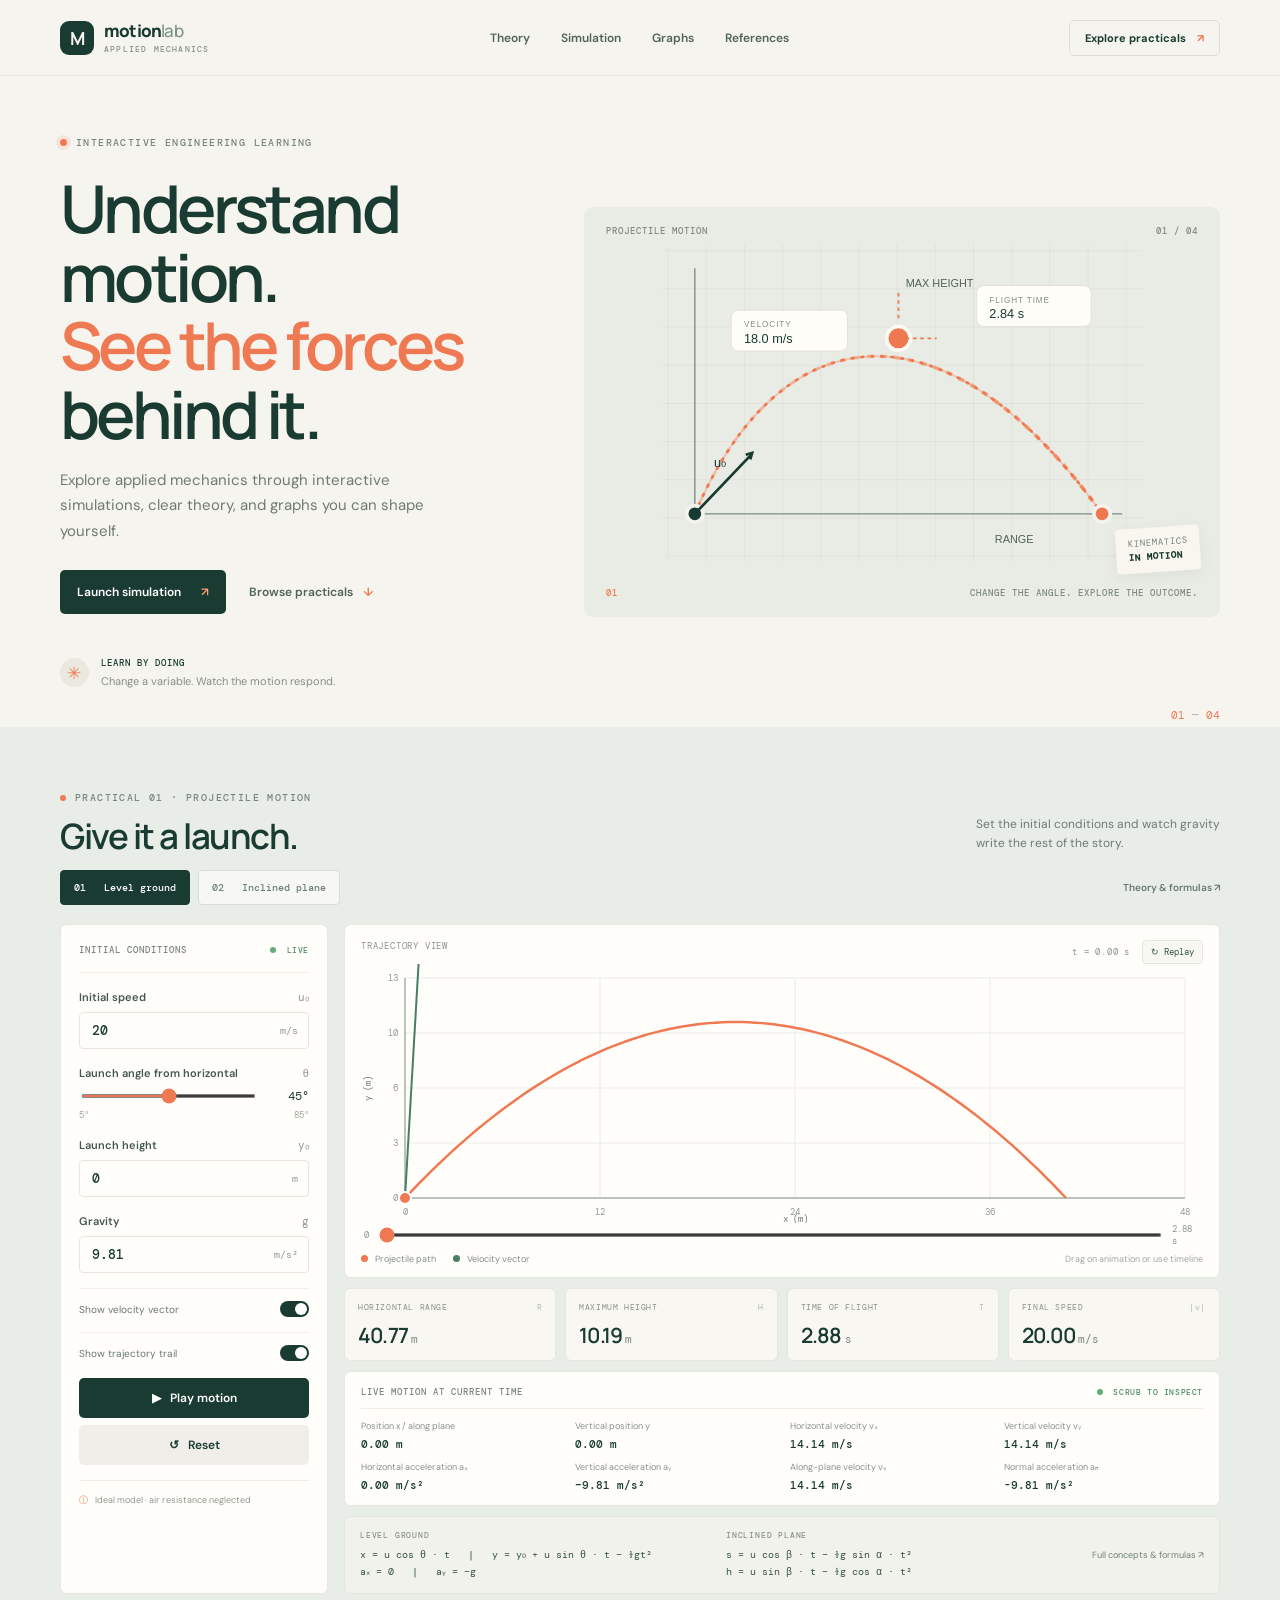
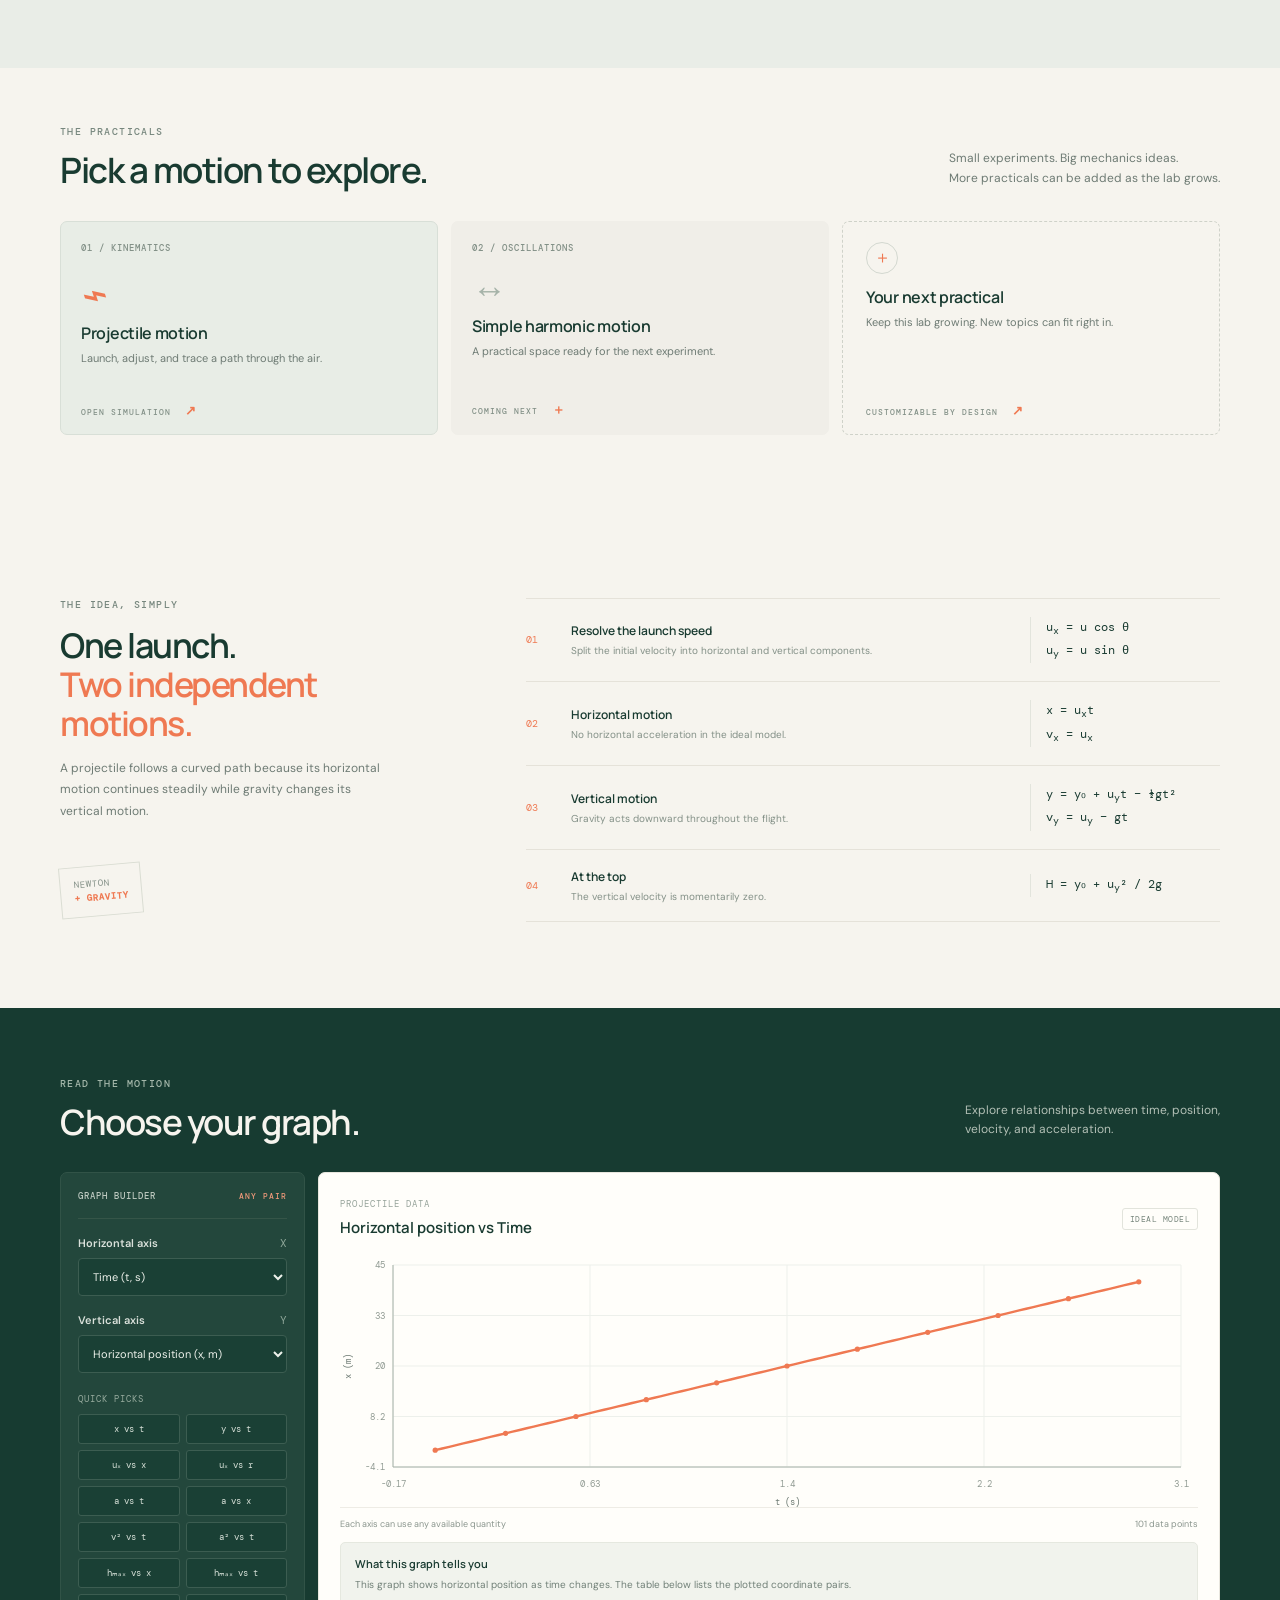
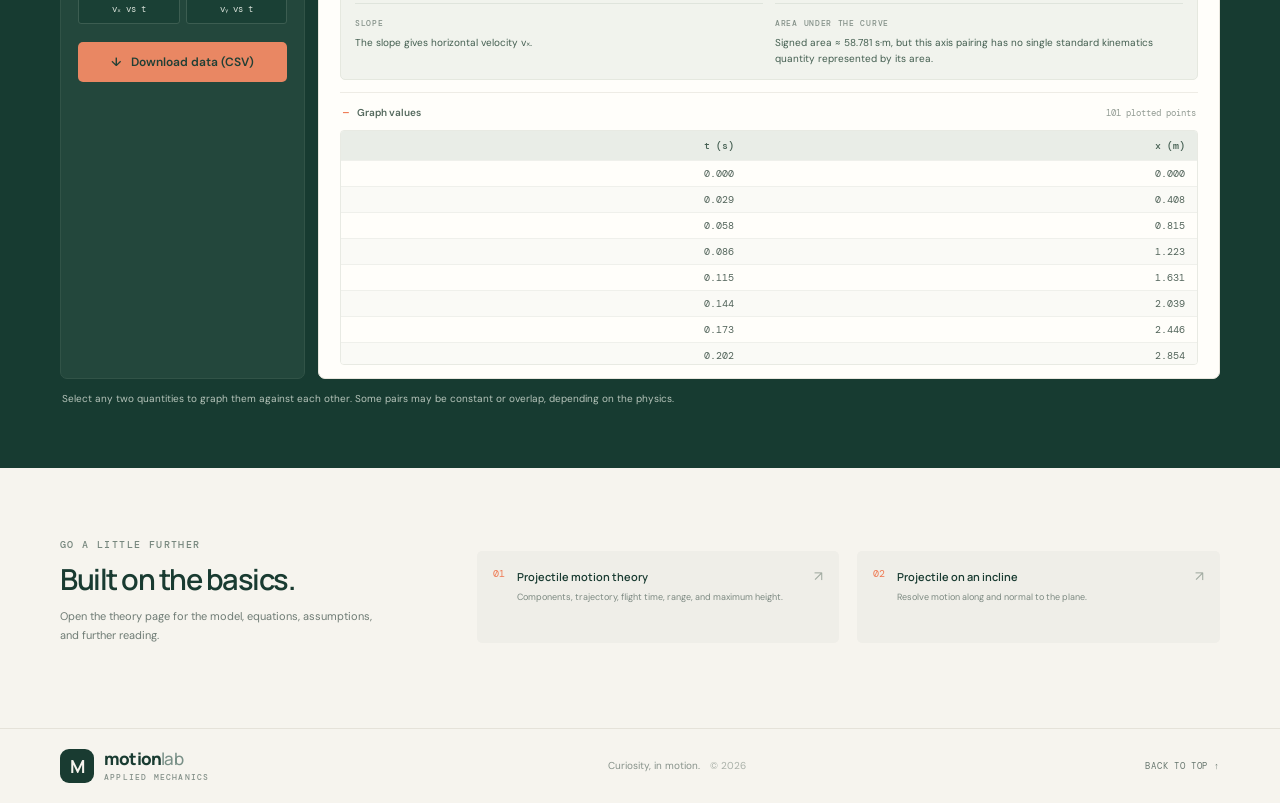
<file: index.html>
<!doctype html>
<html lang="en">
<head>
  <meta charset="utf-8">
  <meta name="viewport" content="width=device-width, initial-scale=1">
  <meta name="theme-color" content="#f5f3ed">
  <title>Motion Lab — Applied Mechanics</title>
  <link rel="stylesheet" href="styles.css">
</head>
<body>
  <header class="topbar">
    <a class="brand" href="#home" aria-label="Motion Lab home"><span class="brand-mark">M</span><span>motion<span class="brand-light">lab</span><small>APPLIED MECHANICS</small></span></a>
    <nav aria-label="Main navigation">
      <a href="#theory">Theory</a><a href="#simulation">Simulation</a><a href="#graphs">Graphs</a><a href="#references">References</a>
    </nav>
    <a class="top-cta" href="#practicals">Explore practicals <span>↗</span></a>
    <button class="menu-toggle" aria-label="Toggle menu">☰</button>
  </header>

  <main id="home">
    <section class="hero wrap">
      <div class="hero-copy">
        <div class="eyebrow"><span class="pulse"></span> INTERACTIVE ENGINEERING LEARNING</div>
        <h1>Understand motion.<br><em>See the forces</em><br>behind it.</h1>
        <p class="hero-lead">Explore applied mechanics through interactive simulations, clear theory, and graphs you can shape yourself.</p>
        <div class="hero-actions"><a class="button primary" href="#simulation">Launch simulation <span>↗</span></a><a class="text-link" href="#practicals">Browse practicals <span>↓</span></a></div>
        <div class="hero-note"><span class="note-icon">✳</span><span>LEARN BY DOING<small>Change a variable. Watch the motion respond.</small></span></div>
      </div>
      <div class="hero-art" aria-label="Illustration of a projectile path">
        <div class="art-label label-top">PROJECTILE MOTION <span>01 / 04</span></div>
        <svg class="hero-svg" viewBox="0 0 600 440" role="img" aria-label="A ball follows a curved trajectory through a coordinate grid">
          <defs><pattern id="grid" width="42" height="42" patternUnits="userSpaceOnUse"><path d="M 42 0 L 0 0 0 42" fill="none" stroke="#34433e" stroke-width="1" opacity=".12"/></pattern><linearGradient id="trail" x1="0" x2="1"><stop stop-color="#f37a4a" stop-opacity=".12"/><stop offset="1" stop-color="#f37a4a" stop-opacity=".85"/></linearGradient></defs>
          <rect x="36" y="35" width="530" height="350" rx="18" fill="url(#grid)"/>
          <path d="M72 332 C166 111 347 91 520 332" fill="none" stroke="url(#trail)" stroke-width="4" stroke-dasharray="7 8"/>
          <path d="M72 332 C166 111 347 91 520 332" fill="none" stroke="#ef7850" stroke-width="2" opacity=".35"/>
          <path d="M72 332H542M72 332V62" stroke="#50645c" stroke-width="1.5" opacity=".7"/>
          <path d="M72 332 C166 111 347 91 520 332" fill="none" stroke="#ef7850" stroke-width="3" stroke-dasharray="2 9" stroke-linecap="round"/>
          <circle cx="72" cy="332" r="9" fill="#173b31" stroke="#f5f3ed" stroke-width="4"/><circle cx="520" cy="332" r="9" fill="#ef7850" stroke="#f5f3ed" stroke-width="4"/>
          <circle cx="296" cy="139" r="13" fill="#ef7850" stroke="#fffaf1" stroke-width="4"/><path d="M296 117V87M296 139L338 139" stroke="#ef7850" stroke-width="2" stroke-dasharray="4 4"/>
          <path d="M72 332L133 268" stroke="#173b31" stroke-width="3"/><path d="M128 267l7-2-2 7" fill="none" stroke="#173b31" stroke-width="3"/>
          <text x="93" y="281" fill="#173b31" font-size="14" font-family="sans-serif">u₀</text><text x="304" y="82" fill="#52625b" font-size="12" font-family="sans-serif">MAX HEIGHT</text><text x="402" y="364" fill="#52625b" font-size="12" font-family="sans-serif">RANGE</text>
          <g transform="translate(382 81)"><rect width="126" height="45" rx="8" fill="#fffdf8" stroke="#e4e1d8"/><text x="14" y="19" fill="#839089" font-size="9" font-family="sans-serif" letter-spacing="1">FLIGHT TIME</text><text x="14" y="36" fill="#173b31" font-size="14" font-family="sans-serif">2.84 s</text></g>
          <g transform="translate(112 108)"><rect width="128" height="45" rx="8" fill="#fffdf8" stroke="#e4e1d8"/><text x="14" y="19" fill="#839089" font-size="9" font-family="sans-serif" letter-spacing="1">VELOCITY</text><text x="14" y="36" fill="#173b31" font-size="14" font-family="sans-serif">18.0 m/s</text></g>
        </svg>
        <div class="art-label label-bottom"><span>01</span> CHANGE THE ANGLE. EXPLORE THE OUTCOME.</div>
        <div class="hero-stamp">KINEMATICS<br><b>IN MOTION</b></div>
      </div>
      <div class="hero-index">01 <span>—</span> 04</div>
    </section>

    <section id="practicals" class="practicals wrap section-pad">
      <div class="section-heading"><div><div class="eyebrow">THE PRACTICALS</div><h2>Pick a motion to explore.</h2></div><p>Small experiments. Big mechanics ideas.<br>More practicals can be added as the lab grows.</p></div>
      <div class="practical-grid">
        <a class="practical-card active" href="#simulation"><span class="card-number">01 / KINEMATICS</span><span class="card-icon projectile-icon">⌁</span><h3>Projectile motion</h3><p>Launch, adjust, and trace a path through the air.</p><span class="card-foot">OPEN SIMULATION <b>↗</b></span></a>
        <a class="practical-card pending" href="#practicals"><span class="card-number">02 / OSCILLATIONS</span><span class="card-icon">↔</span><h3>Simple harmonic motion</h3><p>A practical space ready for the next experiment.</p><span class="card-foot">COMING NEXT <b>＋</b></span></a>
        <button class="practical-card add-card" id="addPractical"><span class="add-circle">＋</span><h3>Your next practical</h3><p>Keep this lab growing. New topics can fit right in.</p><span class="card-foot">CUSTOMIZABLE BY DESIGN <b>↗</b></span></button>
      </div>
    </section>

    <section id="simulation" class="sim-section">
      <div class="wrap section-pad">
        <div class="section-heading sim-heading"><div><div class="eyebrow"><span class="eyebrow-dot"></span> PRACTICAL 01 · PROJECTILE MOTION</div><h2>Give it a launch.</h2></div><p>Set the initial conditions and watch gravity<br>write the rest of the story.</p></div>
        <div class="mode-switch" role="tablist" aria-label="Choose projectile simulation"><button class="mode-tab selected" data-mode="flat" role="tab" aria-selected="true">01 &nbsp; Level ground</button><button class="mode-tab" data-mode="incline" role="tab" aria-selected="false">02 &nbsp; Inclined plane</button><a class="mode-theory" href="theory.html#projectile">Theory &amp; formulas ↗</a></div>
        <div class="sim-layout">
          <aside class="control-panel panel">
            <div class="panel-title"><span>INITIAL CONDITIONS</span><span class="live-tag"><i></i> LIVE</span></div>
            <label class="field-label" for="speedInput">Initial speed <span>u₀</span></label>
            <div class="number-field"><input id="speedInput" type="number" min="0.1" max="150" step="0.5" value="20"><span>m/s</span></div>
            <div id="groundFields"><label class="field-label" for="angleInput">Launch angle from horizontal <span>θ</span></label>
            <div class="range-wrap"><input id="angleInput" type="range" min="5" max="85" value="45"><output id="angleOutput">45°</output></div>
            <div class="range-ends"><span>5°</span><span>85°</span></div>
            <label class="field-label" for="heightInput">Launch height <span>y₀</span></label>
            <div class="number-field"><input id="heightInput" type="number" min="0" max="100" step="0.5" value="0"><span>m</span></div></div>
            <div id="inclineFields" hidden><label class="field-label" for="slopeInput">Incline angle <span>α</span></label><div class="range-wrap"><input id="slopeInput" type="range" min="0" max="55" value="20"><output id="slopeOutput">20°</output></div><div class="range-ends"><span>0°</span><span>55°</span></div><label class="field-label" for="angleInclineInput">Projection angle above incline <span>β</span></label><div class="range-wrap"><input id="angleInclineInput" type="range" min="5" max="85" value="45"><output id="angleInclineOutput">45°</output></div><div class="range-ends"><span>5°</span><span>85°</span></div></div>
            <label class="field-label" for="gravityInput">Gravity <span>g</span></label>
            <div class="number-field"><input id="gravityInput" type="number" min="0.1" max="30" step="0.1" value="9.81"><span>m/s²</span></div>
            <div class="toggle-row"><span>Show velocity vector</span><label class="switch"><input id="vectorToggle" type="checkbox" checked><span></span></label></div>
            <div class="toggle-row"><span>Show trajectory trail</span><label class="switch"><input id="trailToggle" type="checkbox" checked><span></span></label></div>
            <div class="panel-buttons"><button class="button primary full" id="playButton">▶ &nbsp; Play motion</button><button class="button secondary full" id="resetButton">↺ &nbsp; Reset</button></div>
            <div class="model-note"><span>ⓘ</span> Ideal model · air resistance neglected</div>
          </aside>

          <div class="visual-column">
            <div class="simulation-canvas panel"><div class="canvas-top"><span>TRAJECTORY VIEW</span><div class="canvas-actions"><span id="timeReadout">t = 0.00 s</span><button id="replayCanvas" class="canvas-replay" type="button" title="Replay motion from the beginning">↻ Replay</button></div></div><canvas id="trajectoryCanvas" aria-label="Animated projectile motion diagram"></canvas><div class="time-scrubber"><span>0</span><input id="timeSlider" type="range" min="0" max="1000" value="0" aria-label="Scrub through projectile motion"><span id="scrubEnd">0.00 s</span></div><div class="canvas-legend"><span><i class="legend-dot orange"></i> Projectile path</span><span><i class="legend-dot green"></i> Velocity vector</span><span class="drag-hint">Drag on animation or use timeline</span></div></div>
            <div class="metrics-grid">
              <div class="metric"><span>HORIZONTAL RANGE <b>R</b></span><strong id="rangeValue">40.77 <small>m</small></strong></div>
              <div class="metric"><span>MAXIMUM HEIGHT <b>H</b></span><strong id="heightValue">10.19 <small>m</small></strong></div>
              <div class="metric"><span>TIME OF FLIGHT <b>T</b></span><strong id="flightValue">2.88 <small>s</small></strong></div>
              <div class="metric"><span>FINAL SPEED <b>|v|</b></span><strong id="finalSpeedValue">20.00 <small>m/s</small></strong></div>
              <div class="metric incline-metric" id="impactAngleMetric" hidden><span>LANDING ANGLE TO INCLINE <b>φ</b></span><strong id="impactAngleValue">— <small>°</small></strong></div>
            </div>
            <div class="motion-readout panel"><div class="panel-title"><span>LIVE MOTION AT CURRENT TIME</span><span class="live-tag"><i></i> SCRUB TO INSPECT</span></div><div class="readout-grid"><span>Position x / along plane <b id="readX">0.00 m</b></span><span>Height above incline <b id="readH">0.00 m</b></span><span>Horizontal velocity vₓ <b id="readVx">14.14 m/s</b></span><span>Vertical velocity vᵧ <b id="readVy">14.14 m/s</b></span><span>Horizontal acceleration aₓ <b id="readAx">0.00 m/s²</b></span><span>Vertical acceleration aᵧ <b id="readAy">−9.81 m/s²</b></span><span>Along-plane velocity vₛ <b id="readVs">14.14 m/s</b></span><span>Normal acceleration aₙ <b id="readAn">−9.22 m/s²</b></span></div></div>
            <div class="inline-formulas"><div><b>LEVEL GROUND</b><span>x = u cos θ · t &nbsp; | &nbsp; y = y₀ + u sin θ · t − ½gt²<br>aₓ = 0 &nbsp; | &nbsp; aᵧ = −g</span></div><div><b>INCLINED PLANE</b><span>s = u cos β · t − ½g sin α · t²<br>h = u sin β · t − ½g cos α · t²</span></div><a href="theory.html#projectile">Full concepts &amp; formulas ↗</a></div>
          </div>
        </div>
      </div>
    </section>

    <section id="theory" class="theory-section wrap section-pad">
      <div class="theory-intro"><div class="eyebrow">THE IDEA, SIMPLY</div><h2>One launch.<br><em>Two independent motions.</em></h2><p>A projectile follows a curved path because its horizontal motion continues steadily while gravity changes its vertical motion.</p><div class="theory-stamp">NEWTON<br><b>+ GRAVITY</b></div></div>
      <div class="equation-list">
        <div class="equation-row"><span class="eq-index">01</span><div><h3>Resolve the launch speed</h3><p>Split the initial velocity into horizontal and vertical components.</p></div><div class="equation">u<sub>x</sub> = u cos θ<br>u<sub>y</sub> = u sin θ</div></div>
        <div class="equation-row"><span class="eq-index">02</span><div><h3>Horizontal motion</h3><p>No horizontal acceleration in the ideal model.</p></div><div class="equation">x = u<sub>x</sub>t<br>v<sub>x</sub> = u<sub>x</sub></div></div>
        <div class="equation-row"><span class="eq-index">03</span><div><h3>Vertical motion</h3><p>Gravity acts downward throughout the flight.</p></div><div class="equation">y = y₀ + u<sub>y</sub>t − ½gt²<br>v<sub>y</sub> = u<sub>y</sub> − gt</div></div>
        <div class="equation-row"><span class="eq-index">04</span><div><h3>At the top</h3><p>The vertical velocity is momentarily zero.</p></div><div class="equation">H = y₀ + u<sub>y</sub>² / 2g</div></div>
      </div>
    </section>

    <section id="graphs" class="graphs-section">
      <div class="wrap section-pad">
        <div class="section-heading"><div><div class="eyebrow">READ THE MOTION</div><h2>Choose your graph.</h2></div><p>Explore relationships between time, position,<br>velocity, and acceleration.</p></div>
        <div class="graph-layout">
        <div class="graph-controls panel"><div class="panel-title"><span>GRAPH BUILDER</span><span class="graph-count">ANY PAIR</span></div><label class="field-label" for="xAxisSelect">Horizontal axis <span>X</span></label><select id="xAxisSelect"></select><label class="field-label" for="yAxisSelect">Vertical axis <span>Y</span></label><select id="yAxisSelect"></select><div class="preset-label">QUICK PICKS</div><div class="preset-buttons"><button data-preset="t,x">x vs t</button><button data-preset="t,y">y vs t</button><button data-preset="ux,x">uₓ vs x</button><button data-preset="path,ux">uₓ vs r</button><button data-preset="t,acc">a vs t</button><button data-preset="x,acc">a vs x</button><button data-preset="t,v2">v² vs t</button><button data-preset="t,a2">a² vs t</button><button data-preset="x,hmax">hₘₐₓ vs x</button><button data-preset="t,hmax">hₘₐₓ vs t</button><button data-preset="t,vx">vₓ vs t</button><button data-preset="t,vy">vᵧ vs t</button></div><button class="button primary full" id="downloadCsv">↓ &nbsp; Download data (CSV)</button></div>
          <div class="chart-panel panel"><div class="chart-head"><div><span class="chart-kicker">PROJECTILE DATA</span><h3 id="chartTitle">Horizontal position vs time</h3></div><span class="chart-badge">IDEAL MODEL</span></div><div class="chart-area"><canvas id="graphCanvas" aria-label="Selected projectile motion graph"></canvas></div><div class="chart-foot"><span>Each axis can use any available quantity</span><span id="pointCount">101 data points</span></div><section class="graph-insight" aria-live="polite"><div class="insight-title">What this graph tells you</div><p id="graphMeaningSummary">This graph shows how horizontal position changes with time.</p><div class="insight-grid"><div><b>SLOPE</b><p id="graphSlopeMeaning">The slope gives horizontal velocity.</p></div><div><b>AREA UNDER THE CURVE</b><p id="graphAreaMeaning">No standard kinematics quantity is represented by this area.</p></div></div></section><details class="graph-data" open><summary>Graph values <span>101 plotted points</span></summary><div class="graph-table-scroll"><table><thead><tr><th id="graphXHeading">X value</th><th id="graphYHeading">Y value</th></tr></thead><tbody id="graphDataRows"></tbody></table></div></details></div>
        </div>
        <p class="graph-note">Select any two quantities to graph them against each other. Some pairs may be constant or overlap, depending on the physics.</p>
      </div>
    </section>

    <section id="references" class="references wrap section-pad"><div><div class="eyebrow">GO A LITTLE FURTHER</div><h2>Built on the basics.</h2><p>Open the theory page for the model, equations, assumptions, and further reading.</p></div><a class="reference-card" href="theory.html#projectile"><span class="ref-number">01</span><div><b>Projectile motion theory</b><p>Components, trajectory, flight time, range, and maximum height.</p></div><span class="ref-mark">↗</span></a><a class="reference-card" href="theory.html#incline"><span class="ref-number">02</span><div><b>Projectile on an incline</b><p>Resolve motion along and normal to the plane.</p></div><span class="ref-mark">↗</span></a></section>
  </main>
  <footer class="footer"><div class="wrap footer-inner"><a class="brand" href="#home"><span class="brand-mark">M</span><span>motion<span class="brand-light">lab</span><small>APPLIED MECHANICS</small></span></a><span>Curiosity, in motion. <b>© 2026</b></span><a href="#home">BACK TO TOP ↑</a></div></footer>
  <div class="toast" id="toast" role="status"></div>
  <script src="app.js"></script>
</body>
</html>
</file>
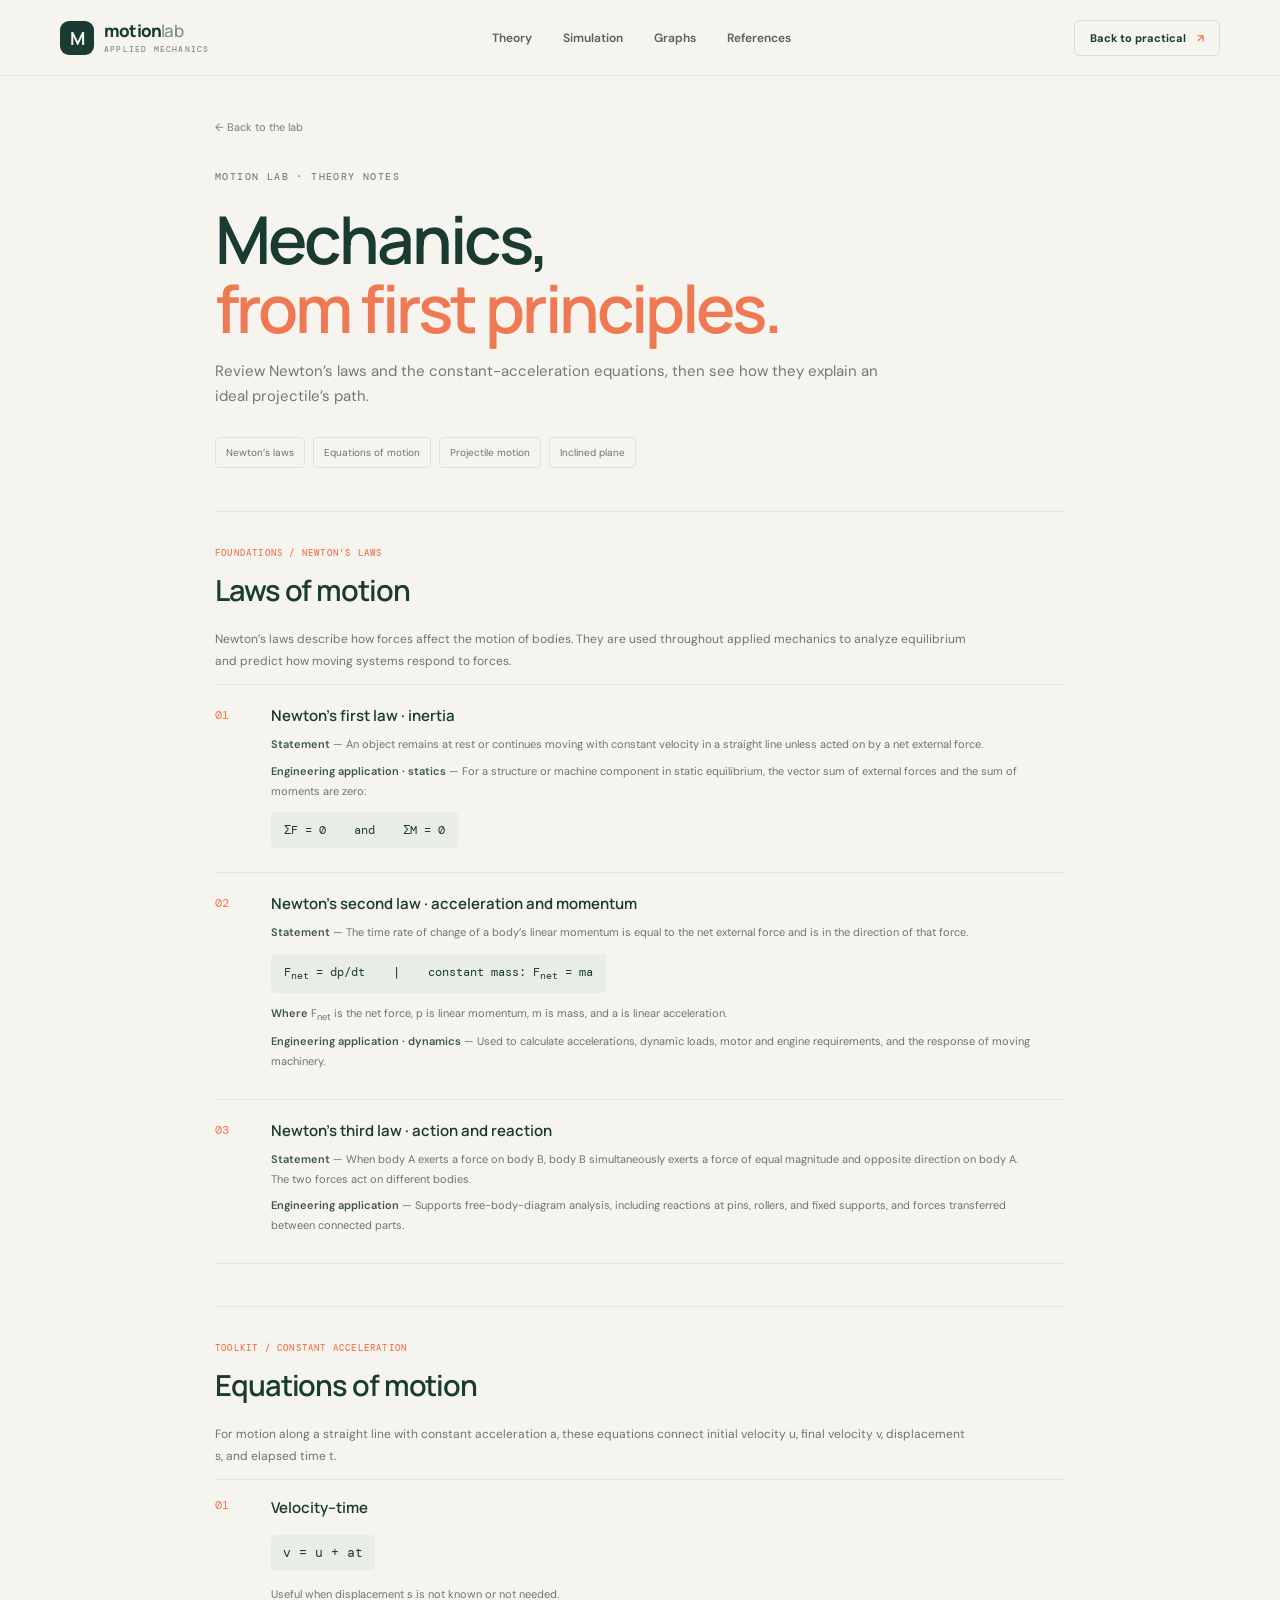
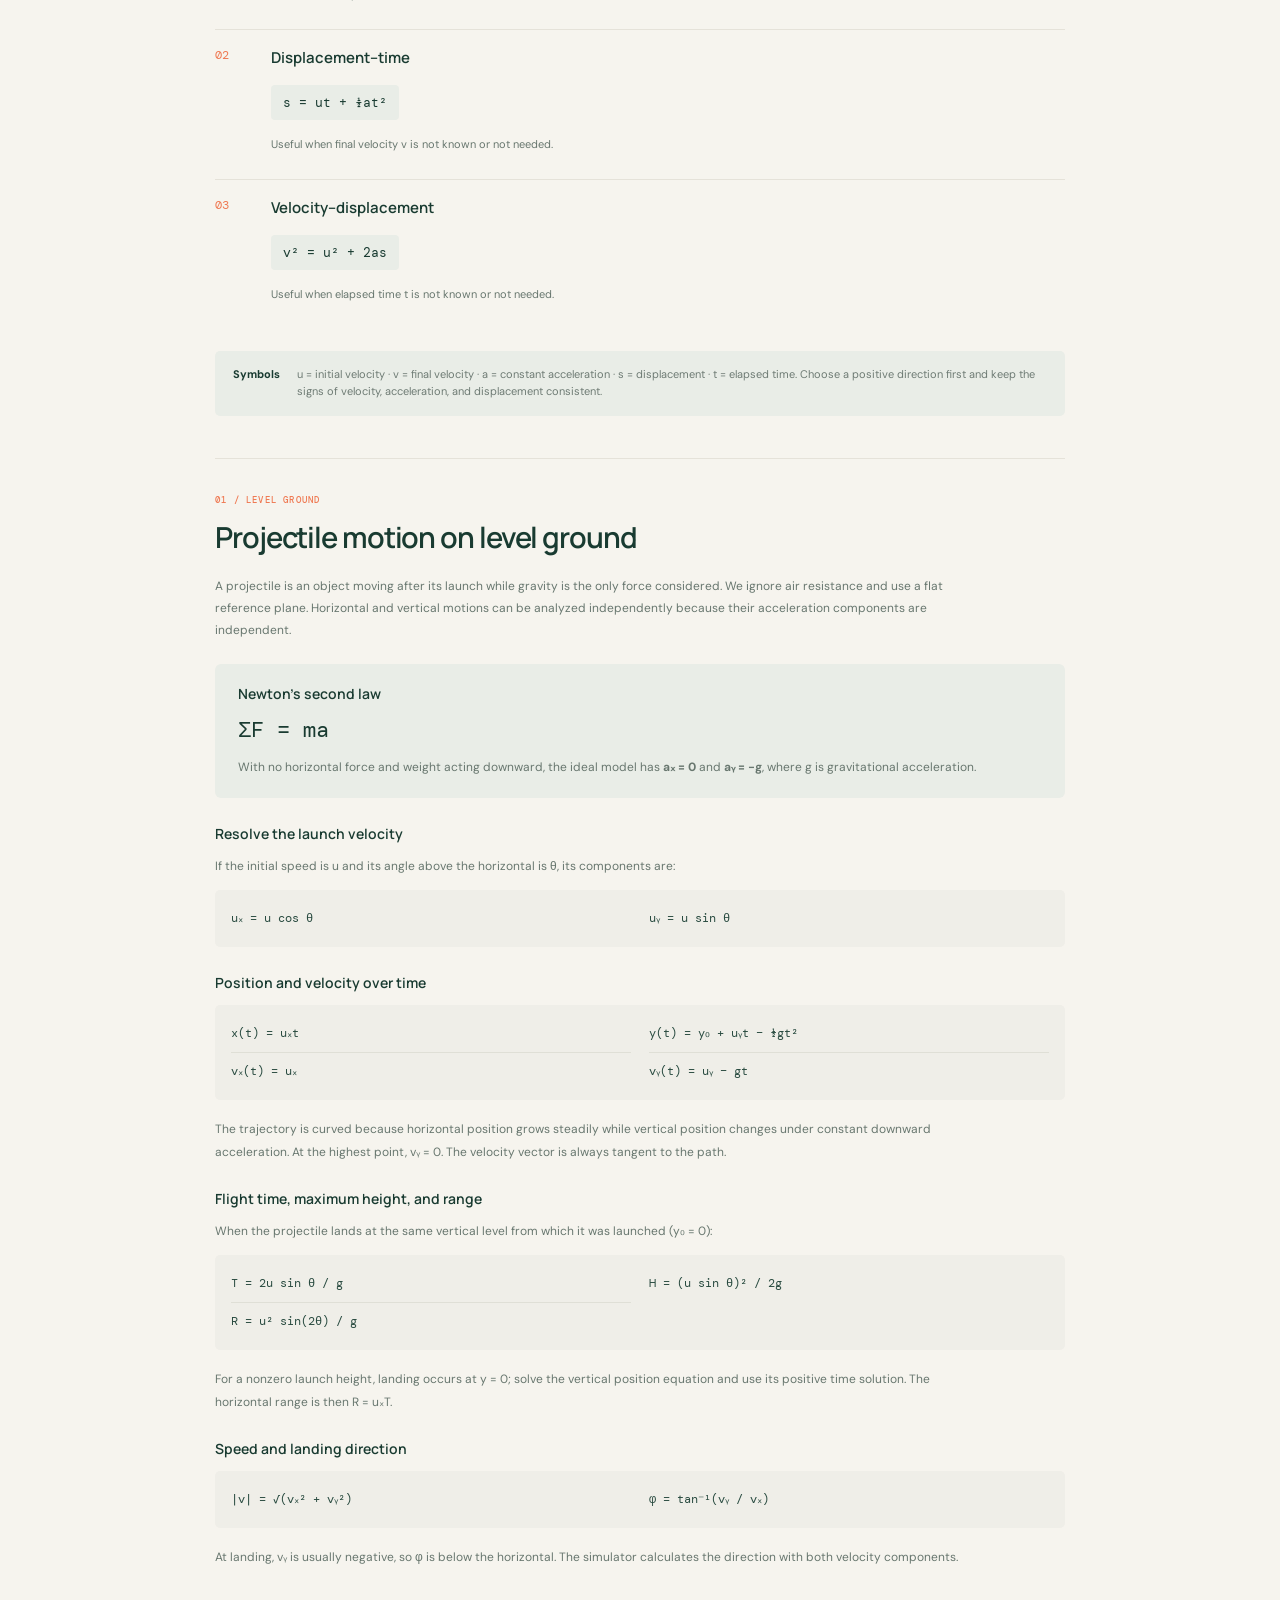
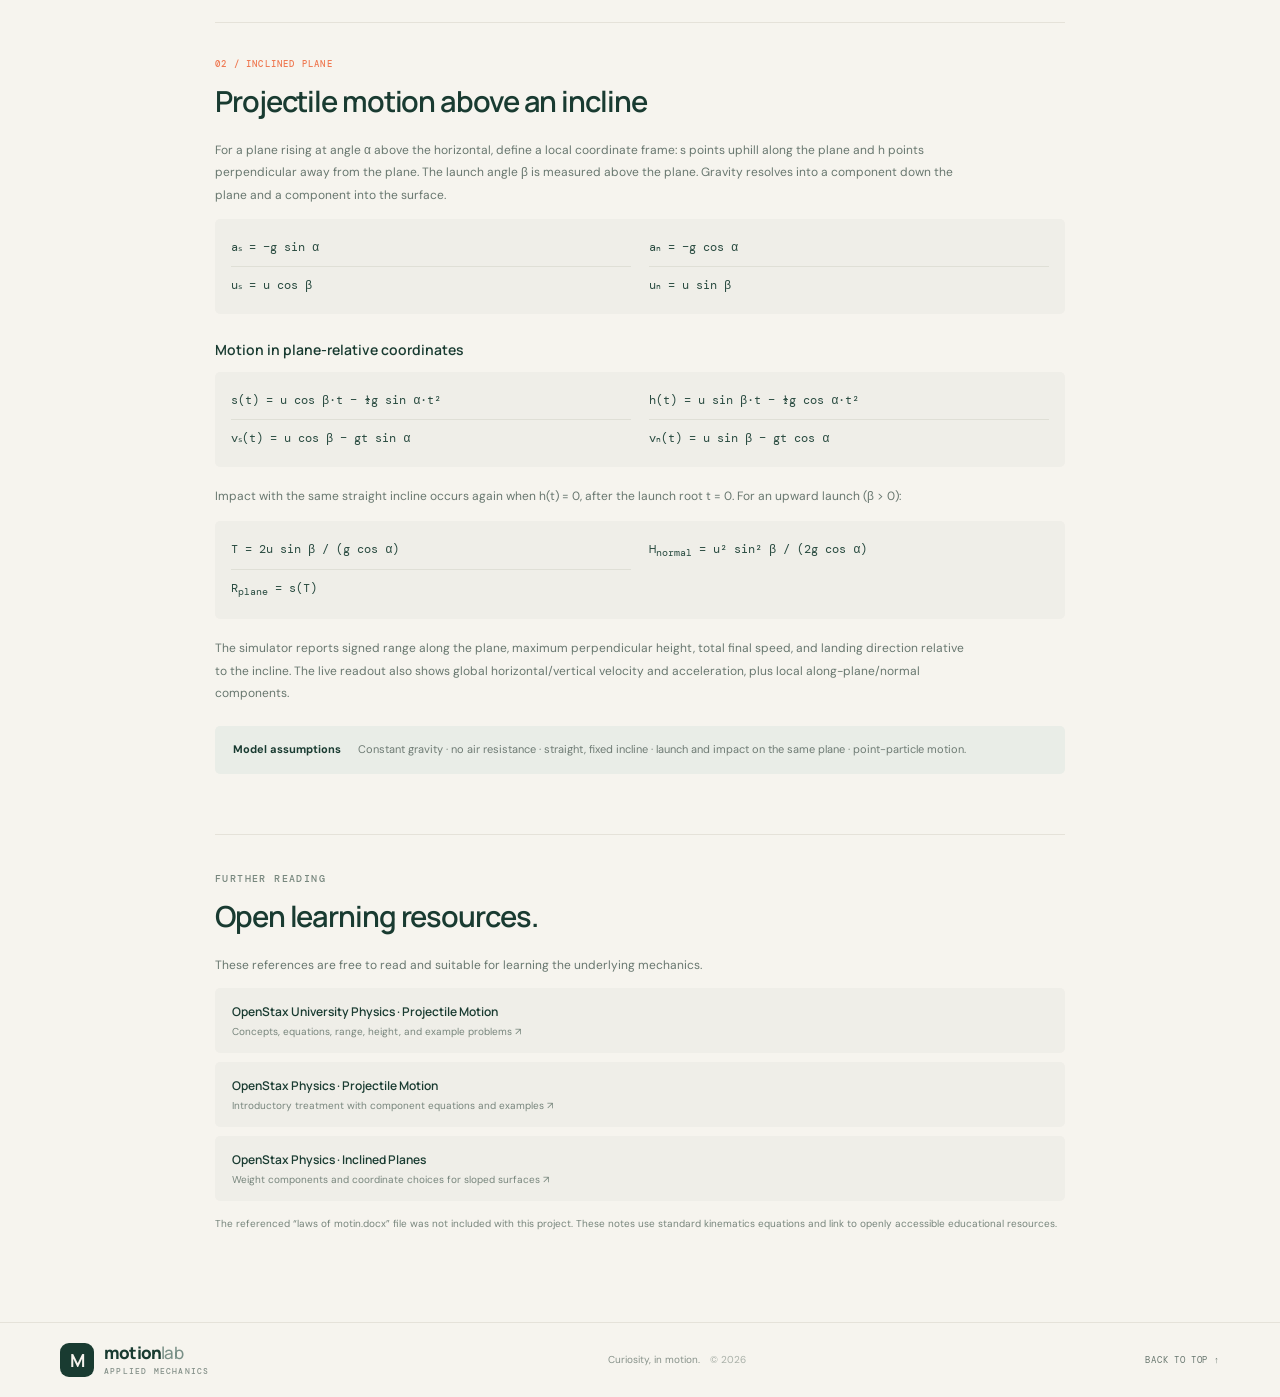
<file: theory.html>
<!doctype html>
<html lang="en">
<head><meta charset="utf-8"><meta name="viewport" content="width=device-width,initial-scale=1"><meta name="theme-color" content="#f5f3ed"><title>Theory & References — Motion Lab</title><link rel="stylesheet" href="styles.css"></head>
<body id="top" class="theory-page">
  <header class="topbar"><a class="brand" href="index.html"><span class="brand-mark">M</span><span>motion<span class="brand-light">lab</span><small>APPLIED MECHANICS</small></span></a><nav aria-label="Main navigation"><a href="index.html#theory">Theory</a><a href="index.html#simulation">Simulation</a><a href="index.html#graphs">Graphs</a><a href="index.html#references">References</a></nav><a class="top-cta" href="index.html#simulation">Back to practical <span>↗</span></a><button class="menu-toggle" aria-label="Toggle menu">☰</button></header>
  <main class="theory-document wrap">
    <a class="back-link" href="index.html#references">← Back to the lab</a>
    <div class="eyebrow">MOTION LAB · THEORY NOTES</div><h1>Mechanics,<br><em>from first principles.</em></h1><p class="theory-deck">Review Newton’s laws and the constant-acceleration equations, then see how they explain an ideal projectile’s path.</p>
    <nav class="theory-jumps" aria-label="Theory topics"><a href="#laws">Newton’s laws</a><a href="#equations">Equations of motion</a><a href="#projectile">Projectile motion</a><a href="#incline">Inclined plane</a></nav>
    <section id="laws" class="theory-article"><div class="article-index">FOUNDATIONS / NEWTON’S LAWS</div><h2>Laws of motion</h2><p>Newton’s laws describe how forces affect the motion of bodies. They are used throughout applied mechanics to analyze equilibrium and predict how moving systems respond to forces.</p>
      <div class="law-card"><span class="law-number">01</span><div><h3>Newton’s first law · inertia</h3><p><b>Statement</b> — An object remains at rest or continues moving with constant velocity in a straight line unless acted on by a net external force.</p><p><b>Engineering application · statics</b> — For a structure or machine component in static equilibrium, the vector sum of external forces and the sum of moments are zero:</p><div class="equation">ΣF = 0 &nbsp;&nbsp; and &nbsp;&nbsp; ΣM = 0</div></div></div>
      <div class="law-card"><span class="law-number">02</span><div><h3>Newton’s second law · acceleration and momentum</h3><p><b>Statement</b> — The time rate of change of a body’s linear momentum is equal to the net external force and is in the direction of that force.</p><div class="equation">F<sub>net</sub> = dp/dt &nbsp;&nbsp; | &nbsp;&nbsp; constant mass: F<sub>net</sub> = ma</div><p><b>Where</b> F<sub>net</sub> is the net force, p is linear momentum, m is mass, and a is linear acceleration.</p><p><b>Engineering application · dynamics</b> — Used to calculate accelerations, dynamic loads, motor and engine requirements, and the response of moving machinery.</p></div></div>
      <div class="law-card"><span class="law-number">03</span><div><h3>Newton’s third law · action and reaction</h3><p><b>Statement</b> — When body A exerts a force on body B, body B simultaneously exerts a force of equal magnitude and opposite direction on body A. The two forces act on different bodies.</p><p><b>Engineering application</b> — Supports free-body-diagram analysis, including reactions at pins, rollers, and fixed supports, and forces transferred between connected parts.</p></div></div>
    </section>
    <section id="equations" class="theory-article"><div class="article-index">TOOLKIT / CONSTANT ACCELERATION</div><h2>Equations of motion</h2><p>For motion along a straight line with constant acceleration a, these equations connect initial velocity u, final velocity v, displacement s, and elapsed time t.</p>
      <div class="motion-equation"><span>01</span><div><h3>Velocity–time</h3><div class="equation">v = u + at</div><p>Useful when displacement s is not known or not needed.</p></div></div>
      <div class="motion-equation"><span>02</span><div><h3>Displacement–time</h3><div class="equation">s = ut + ½at²</div><p>Useful when final velocity v is not known or not needed.</p></div></div>
      <div class="motion-equation"><span>03</span><div><h3>Velocity–displacement</h3><div class="equation">v² = u² + 2as</div><p>Useful when elapsed time t is not known or not needed.</p></div></div>
      <div class="assumption-note"><b>Symbols</b><span>u = initial velocity · v = final velocity · a = constant acceleration · s = displacement · t = elapsed time. Choose a positive direction first and keep the signs of velocity, acceleration, and displacement consistent.</span></div>
    </section>
    <section id="projectile" class="theory-article"><div class="article-index">01 / LEVEL GROUND</div><h2>Projectile motion on level ground</h2><p>A projectile is an object moving after its launch while gravity is the only force considered. We ignore air resistance and use a flat reference plane. Horizontal and vertical motions can be analyzed independently because their acceleration components are independent.</p>
      <div class="formula-card"><h3>Newton’s second law</h3><div class="equation-large">ΣF = ma</div><p>With no horizontal force and weight acting downward, the ideal model has <b>aₓ = 0</b> and <b>aᵧ = −g</b>, where g is gravitational acceleration.</p></div>
      <h3>Resolve the launch velocity</h3><p>If the initial speed is u and its angle above the horizontal is θ, its components are:</p><div class="formula-row"><div>uₓ = u cos θ</div><div>uᵧ = u sin θ</div></div>
      <h3>Position and velocity over time</h3><div class="formula-row"><div>x(t) = uₓt</div><div>y(t) = y₀ + uᵧt − ½gt²</div><div>vₓ(t) = uₓ</div><div>vᵧ(t) = uᵧ − gt</div></div>
      <p>The trajectory is curved because horizontal position grows steadily while vertical position changes under constant downward acceleration. At the highest point, vᵧ = 0. The velocity vector is always tangent to the path.</p>
      <h3>Flight time, maximum height, and range</h3><p>When the projectile lands at the same vertical level from which it was launched (y₀ = 0):</p><div class="formula-row"><div>T = 2u sin θ / g</div><div>H = (u sin θ)² / 2g</div><div>R = u² sin(2θ) / g</div></div><p>For a nonzero launch height, landing occurs at y = 0; solve the vertical position equation and use its positive time solution. The horizontal range is then R = uₓT.</p>
      <h3>Speed and landing direction</h3><div class="formula-row"><div>|v| = √(vₓ² + vᵧ²)</div><div>φ = tan⁻¹(vᵧ / vₓ)</div></div><p>At landing, vᵧ is usually negative, so φ is below the horizontal. The simulator calculates the direction with both velocity components.</p>
    </section>
    <section id="incline" class="theory-article"><div class="article-index">02 / INCLINED PLANE</div><h2>Projectile motion above an incline</h2><p>For a plane rising at angle α above the horizontal, define a local coordinate frame: s points uphill along the plane and h points perpendicular away from the plane. The launch angle β is measured above the plane. Gravity resolves into a component down the plane and a component into the surface.</p>
      <div class="formula-row"><div>aₛ = −g sin α</div><div>aₙ = −g cos α</div><div>uₛ = u cos β</div><div>uₙ = u sin β</div></div>
      <h3>Motion in plane-relative coordinates</h3><div class="formula-row"><div>s(t) = u cos β·t − ½g sin α·t²</div><div>h(t) = u sin β·t − ½g cos α·t²</div><div>vₛ(t) = u cos β − gt sin α</div><div>vₙ(t) = u sin β − gt cos α</div></div>
      <p>Impact with the same straight incline occurs again when h(t) = 0, after the launch root t = 0. For an upward launch (β &gt; 0):</p><div class="formula-row"><div>T = 2u sin β / (g cos α)</div><div>H<sub>normal</sub> = u² sin² β / (2g cos α)</div><div>R<sub>plane</sub> = s(T)</div></div>
      <p>The simulator reports signed range along the plane, maximum perpendicular height, total final speed, and landing direction relative to the incline. The live readout also shows global horizontal/vertical velocity and acceleration, plus local along-plane/normal components.</p>
      <div class="assumption-note"><b>Model assumptions</b><span>Constant gravity · no air resistance · straight, fixed incline · launch and impact on the same plane · point-particle motion.</span></div>
    </section>
    <section class="reading-list"><div class="eyebrow">FURTHER READING</div><h2>Open learning resources.</h2><p>These references are free to read and suitable for learning the underlying mechanics.</p><a href="https://openstax.org/books/university-physics-volume-1/pages/4-3-projectile-motion" target="_blank" rel="noopener noreferrer"><b>OpenStax University Physics · Projectile Motion</b><span>Concepts, equations, range, height, and example problems ↗</span></a><a href="https://openstax.org/books/physics/pages/5-3-projectile-motion" target="_blank" rel="noopener noreferrer"><b>OpenStax Physics · Projectile Motion</b><span>Introductory treatment with component equations and examples ↗</span></a><a href="https://openstax.org/books/physics/pages/5-4-inclined-planes" target="_blank" rel="noopener noreferrer"><b>OpenStax Physics · Inclined Planes</b><span>Weight components and coordinate choices for sloped surfaces ↗</span></a><div class="source-note">The referenced “laws of motin.docx” file was not included with this project. These notes use standard kinematics equations and link to openly accessible educational resources.</div></section>
  </main>
  <footer class="footer"><div class="wrap footer-inner"><a class="brand" href="index.html"><span class="brand-mark">M</span><span>motion<span class="brand-light">lab</span><small>APPLIED MECHANICS</small></span></a><span>Curiosity, in motion. <b>© 2026</b></span><a href="#top">BACK TO TOP ↑</a></div></footer><script>document.querySelector('.menu-toggle').addEventListener('click',()=>document.querySelector('.topbar nav').classList.toggle('open'));</script>
</body></html>
</file>
<file: styles.css>
@import url('https://fonts.googleapis.com/css2?family=DM+Mono:wght@400;500&family=DM+Sans:wght@400;500;600;700&family=Manrope:wght@400;500;600;700;800&display=swap');
:root{--ink:#193b31;--ink2:#28483f;--muted:#6e7b74;--orange:#ef7952;--paper:#f6f4ee;--white:#fffefa;--line:#e5e2d9;--mono:'DM Mono',monospace;--sans:'DM Sans',sans-serif;--display:'Manrope',sans-serif}*{box-sizing:border-box}html{scroll-behavior:smooth;scroll-padding-top:82px}body{margin:0;background:var(--paper);color:var(--ink);font-family:var(--sans);font-size:14px}.wrap{width:min(1160px,calc(100% - 56px));margin:auto}.topbar{height:76px;border-bottom:1px solid var(--line);display:flex;align-items:center;padding:0 max(28px,calc((100% - 1160px)/2));gap:30px;background:rgba(246,244,238,.96);position:sticky;top:0;z-index:20}.brand{display:flex;gap:10px;align-items:center;text-decoration:none;color:var(--ink);font:800 17px var(--display);letter-spacing:-.8px;line-height:1}.brand-mark{width:34px;height:34px;border-radius:9px;background:var(--ink);color:#f6f4ee;display:grid;place-items:center;font:700 18px var(--display);letter-spacing:-1px}.brand-light{font-weight:500;color:#799087}.brand small{display:block;font:500 8px var(--mono);letter-spacing:1.2px;margin-top:5px;color:#849089}.topbar nav{display:flex;gap:31px;margin:auto}.topbar nav a,.text-link{color:#51635a;text-decoration:none;font-size:12px;font-weight:600}.topbar nav a:hover,.text-link:hover{color:var(--orange)}.top-cta{padding:10px 15px;border:1px solid #dcded4;border-radius:5px;color:var(--ink);font-size:11px;text-decoration:none;font-weight:700}.top-cta span{color:var(--orange);padding-left:8px}.menu-toggle{display:none;border:0;background:none;font-size:20px;color:var(--ink)}.hero{min-height:525px;padding-top:60px;padding-bottom:39px;display:grid;grid-template-columns:.87fr 1.13fr;gap:34px;position:relative;align-items:center}.eyebrow{font:500 10px var(--mono);letter-spacing:1.4px;color:#77877e;display:flex;align-items:center;gap:9px}.pulse{width:7px;height:7px;border-radius:100%;background:var(--orange);box-shadow:0 0 0 4px #ef79521e}.hero h1{font:600 clamp(44px,5.2vw,66px)/1.04 var(--display);letter-spacing:-3.6px;margin:25px 0 19px}.hero h1 em,.theory-intro h2 em{font-style:normal;color:var(--orange)}.hero-lead{font-size:15px;line-height:1.7;color:var(--muted);max-width:405px}.hero-actions{display:flex;align-items:center;gap:23px;margin-top:26px}.button{border:0;border-radius:5px;padding:14px 17px;font:600 12px var(--sans);cursor:pointer;text-decoration:none;display:inline-flex;justify-content:center;align-items:center;transition:transform .15s,background .15s}.button:hover{transform:translateY(-1px)}.primary{background:var(--ink);color:white}.primary:hover{background:#285247}.primary span{margin-left:20px;color:#ff9a71}.secondary{background:#efeee8;color:var(--ink)}.text-link span{color:var(--orange);margin-left:7px}.hero-note{margin-top:43px;display:flex;gap:12px;align-items:center;font:500 9px var(--mono);letter-spacing:1px}.hero-note .note-icon{width:29px;height:29px;background:#eae9df;border-radius:50%;display:grid;place-items:center;color:var(--orange);font-size:17px}.hero-note small{display:block;font:400 11px var(--sans);letter-spacing:0;color:#859087;margin-top:5px}.hero-art{position:relative;min-height:410px;background:#e9ece4;border-radius:9px;overflow:hidden;display:grid;place-items:center}.hero-svg{width:100%;height:auto;max-height:400px}.art-label{position:absolute;left:22px;right:22px;font:500 9px var(--mono);letter-spacing:1px;color:#7e8b83;display:flex;justify-content:space-between}.label-top{top:18px}.label-bottom{bottom:18px}.label-bottom span{color:var(--orange);margin-right:6px}.hero-stamp{position:absolute;right:20px;bottom:45px;background:#f8f6ef;color:#74847b;padding:9px 12px;border-radius:4px;font:9px/1.5 var(--mono);letter-spacing:1px;transform:rotate(-4deg);box-shadow:0 4px 14px #52645b14}.hero-stamp b{color:var(--ink)}.hero-index{position:absolute;right:0;bottom:5px;color:var(--orange);font:11px var(--mono)}.hero-index span{color:#aeb5ad}.section-pad{padding-top:67px;padding-bottom:76px}.section-heading{display:flex;justify-content:space-between;align-items:end;margin-bottom:30px}.section-heading h2,.theory-intro h2,.references h2{font:600 35px/1.15 var(--display);letter-spacing:-1.5px;margin:12px 0 0}.section-heading>p{font-size:12px;line-height:1.65;color:var(--muted);margin:0 0 2px}.practicals{padding-top:57px;padding-bottom:75px}.practical-grid{display:grid;grid-template-columns:repeat(3,1fr);gap:13px}.practical-card{position:relative;min-height:214px;background:#eeede6;padding:20px 20px 15px;border-radius:7px;text-align:left;text-decoration:none;color:var(--ink);border:1px solid transparent;display:flex;flex-direction:column;align-items:flex-start;transition:.2s;cursor:pointer;font:inherit}.practical-card:hover{border-color:#cdd7cf;transform:translateY(-2px)}.practical-card.active{background:#e8ede6;border-color:#d8dfd7}.card-number,.card-foot{font:500 9px var(--mono);letter-spacing:1px;color:#829087}.card-icon{font:35px/1 var(--display);margin:18px 0 8px;color:#a6b3a9}.projectile-icon{color:var(--orange);font-size:42px;transform:rotate(-18deg)}.practical-card h3{font:600 16px var(--display);margin:0 0 6px;letter-spacing:-.3px}.practical-card p{font-size:11px;color:var(--muted);margin:0;line-height:1.5}.card-foot{margin-top:auto;padding-top:14px;font-size:8px}.card-foot b{color:var(--orange);font-size:13px;margin-left:8px}.pending{background:#f0eee8}.add-card{background:transparent;border:1px dashed #cfd2c9;justify-content:center;padding-left:23px}.add-card h3{margin-top:12px}.add-circle{width:32px;height:32px;border:1px solid #d3d8d0;border-radius:50%;display:grid;place-items:center;color:var(--orange);font-size:17px}.sim-section{background:#e9ede7}.sim-section .section-pad{padding-top:64px;padding-bottom:74px}.sim-heading{margin-bottom:25px}.eyebrow-dot{width:6px;height:6px;border-radius:50%;background:var(--orange)}.sim-layout{display:grid;grid-template-columns:268px 1fr;gap:16px}.panel{background:var(--white);border:1px solid #e8e6de;border-radius:7px}.control-panel{padding:19px 18px}.panel-title{display:flex;justify-content:space-between;align-items:center;padding-bottom:16px;border-bottom:1px solid #eeece5;font:500 9px var(--mono);letter-spacing:1px;color:#79877e}.live-tag{font-size:8px;color:#4c8a66;letter-spacing:.6px}.live-tag i{display:inline-block;width:6px;height:6px;border-radius:50%;background:#65aa7b;margin-right:5px}.field-label{display:flex;justify-content:space-between;margin:17px 0 8px;font-size:11px;font-weight:600;color:#45574e}.field-label span{font:11px var(--mono);color:#909990}.number-field{height:37px;border:1px solid #e5e7df;border-radius:4px;display:flex;align-items:center;padding:0 10px}.number-field:focus-within{border-color:#91aa99}.number-field input{width:100%;border:0;outline:0;background:transparent;color:var(--ink);font:500 13px var(--mono)}.number-field span{font:10px var(--mono);color:#929a92}.range-wrap{display:flex;align-items:center;gap:12px}.range-wrap input{width:100%;accent-color:var(--orange);height:4px}.range-wrap output{min-width:39px;text-align:right;font:12px var(--mono);color:var(--ink)}.range-ends{display:flex;justify-content:space-between;font:9px var(--mono);color:#a1a89f;margin-top:5px}.toggle-row{border-top:1px solid #efeee9;margin-top:15px;padding-top:12px;display:flex;justify-content:space-between;align-items:center;color:#68766e;font-size:10px}.switch{position:relative;width:29px;height:16px}.switch input{opacity:0;width:0;height:0}.switch span{position:absolute;inset:0;border-radius:20px;background:#d3d9d1;cursor:pointer;transition:.2s}.switch span:before{content:'';position:absolute;width:12px;height:12px;left:2px;top:2px;border-radius:50%;background:white;transition:.2s}.switch input:checked+span{background:var(--ink)}.switch input:checked+span:before{transform:translateX(13px)}.panel-buttons{display:grid;gap:7px;margin-top:17px}.full{width:100%;padding:12px}.model-note{border-top:1px solid #eeece5;margin-top:15px;padding-top:13px;color:#909990;font-size:9px}.model-note span{color:var(--orange);margin-right:5px}.visual-column{min-width:0}.simulation-canvas{height:354px;position:relative;padding:15px 16px 12px;display:flex;flex-direction:column}.canvas-top{display:flex;justify-content:space-between;font:9px var(--mono);letter-spacing:.8px;color:#8b968e}.canvas-top span:last-child{color:var(--ink);letter-spacing:0}#trajectoryCanvas{width:100%;height:100%;min-height:0;display:block}.canvas-legend{display:flex;gap:17px;align-items:center;font-size:9px;color:#829087}.legend-dot{width:7px;height:7px;border-radius:50%;display:inline-block;margin-right:5px}.legend-dot.orange{background:var(--orange)}.legend-dot.green{background:#477e64}.drag-hint{margin-left:auto;color:#a0a8a0}.metrics-grid{display:grid;grid-template-columns:repeat(4,1fr);gap:9px;margin-top:10px}.metric{background:#f8f7f1;border:1px solid #e5e6de;border-radius:6px;padding:13px 13px 11px}.metric>span{font:8px var(--mono);letter-spacing:.6px;color:#89938b;display:flex;justify-content:space-between;gap:4px}.metric>span b{font-weight:400;color:#b0b8af}.metric strong{display:block;margin-top:9px;font:600 21px var(--display);letter-spacing:-.8px;color:var(--ink)}.metric small{font:400 11px var(--mono);letter-spacing:0;color:#7d8981}.theory-section{display:grid;grid-template-columns:.72fr 1.28fr;gap:75px;padding-top:88px;padding-bottom:86px}.theory-intro{position:relative}.theory-intro h2{font-size:34px;margin:15px 0}.theory-intro p{max-width:330px;color:var(--muted);font-size:12px;line-height:1.8}.theory-stamp{display:inline-block;margin-top:30px;border:1px solid #daddd3;padding:10px 13px;transform:rotate(-5deg);font:9px/1.6 var(--mono);letter-spacing:1px;color:#839087}.theory-stamp b{color:var(--orange)}.equation-row{display:grid;grid-template-columns:30px 1fr 190px;gap:15px;align-items:center;padding:18px 0;border-bottom:1px solid var(--line)}.equation-row:first-child{border-top:1px solid var(--line)}.eq-index{font:10px var(--mono);color:var(--orange)}.equation-row h3{font:600 12px var(--display);margin:0 0 5px}.equation-row p{font-size:10px;color:#839087;margin:0}.equation{font:12px/1.8 var(--mono);color:var(--ink);padding-left:15px;border-left:1px solid #e2e4dc}.graphs-section{background:#173b31;color:#f6f4ee}.graphs-section .section-pad{padding-top:69px;padding-bottom:63px}.graphs-section .eyebrow{color:#a4b7aa}.graphs-section .section-heading h2{color:#f6f4ee}.graphs-section .section-heading>p{color:#b3c0b6}.graph-layout{display:grid;grid-template-columns:245px 1fr;gap:13px}.graph-controls{background:#23473c;border-color:#315347;padding:17px 17px 15px}.graph-controls .panel-title{color:#bdc9c0;border-color:#355548}.graph-count{color:#ef997a;font-size:8px}.graph-controls .field-label{color:#d9e0da}.graph-controls .field-label span{color:#90a89a}.graph-controls select{width:100%;padding:10px;border:1px solid #3c5d51;border-radius:4px;background:#1a4035;color:#edf1eb;font:11px var(--sans);outline:none}.graph-controls select:focus{border-color:#9eb4a5}.preset-label{margin:20px 0 9px;color:#97ab9e;font:9px var(--mono);letter-spacing:1px}.preset-buttons{display:grid;grid-template-columns:1fr 1fr;gap:6px;margin-bottom:18px}.preset-buttons button{padding:8px 4px;border:1px solid #3c5d51;background:#1a4035;color:#d7e0d8;border-radius:3px;font:9px var(--mono);cursor:pointer}.preset-buttons button:hover{border-color:#e88a65;color:white}.graph-controls>.button{background:#e98763;color:#203f35}.chart-panel{padding:20px 21px 13px;min-width:0}.chart-head{display:flex;justify-content:space-between;align-items:center}.chart-kicker{font:9px var(--mono);letter-spacing:1px;color:#96a39a}.chart-head h3{font:600 15px var(--display);margin:6px 0;color:var(--ink)}.chart-badge{border:1px solid #e2e4dc;border-radius:3px;padding:5px 7px;color:#78877d;font:8px var(--mono);letter-spacing:.5px}.chart-area{height:258px;margin-top:5px}#graphCanvas{width:100%;height:100%;display:block}.chart-foot{display:flex;justify-content:space-between;border-top:1px solid #eeece5;padding-top:10px;color:#8b968e;font-size:9px}.graph-note{color:#b7c5bb;font-size:10px;margin:13px 2px 0}.references{display:grid;grid-template-columns:1.1fr 1fr 1fr;gap:18px;align-items:center;padding-top:70px;padding-bottom:72px}.references h2{font-size:29px}.references>div:first-child p{font-size:11px;line-height:1.7;color:var(--muted);max-width:320px}.reference-card{background:#efeee8;border-radius:5px;padding:16px;display:flex;gap:12px;align-items:flex-start;min-height:92px}.ref-number{font:10px var(--mono);color:var(--orange)}.reference-card b{font:600 11px var(--display)}.reference-card p{font-size:9px;line-height:1.5;color:#7c8981;margin:6px 0 0}.ref-mark{margin-left:auto;color:#a1aba1}.footer{border-top:1px solid var(--line);padding:20px 0}.footer-inner{display:flex;align-items:center;justify-content:space-between}.footer-inner>span{font-size:10px;color:#87928a}.footer-inner>span b{font-weight:400;margin-left:7px;color:#a9b0a8}.footer-inner>a:last-child{font:9px var(--mono);letter-spacing:.7px;color:#68776f;text-decoration:none}.toast{position:fixed;bottom:22px;left:50%;transform:translate(-50%,20px);opacity:0;pointer-events:none;background:#173b31;color:#fff;padding:12px 17px;border-radius:5px;font-size:12px;box-shadow:0 8px 30px #172d2530;transition:.25s;z-index:40}.toast.show{opacity:1;transform:translate(-50%,0)}
@media(max-width:900px){.topbar nav{gap:17px}.hero{grid-template-columns:.9fr 1.1fr;gap:15px}.hero h1{font-size:53px}.sim-layout{grid-template-columns:235px 1fr}.metrics-grid{grid-template-columns:repeat(2,1fr)}.simulation-canvas{height:340px}.theory-section{gap:35px}.equation-row{grid-template-columns:24px 1fr 155px}.references{grid-template-columns:1fr 1fr}.references>div:first-child{grid-column:1/-1;display:grid;grid-template-columns:1fr 1.2fr;align-items:end}.references>div:first-child .eyebrow,.references>div:first-child h2{grid-column:1}.references>div:first-child p{grid-column:2;grid-row:1/3}}
@media(max-width:680px){.wrap{width:calc(100% - 34px)}.topbar{height:64px;padding:0 17px;gap:10px}.topbar nav{display:none;position:absolute;top:63px;left:0;right:0;background:var(--paper);padding:18px;flex-direction:column;border-bottom:1px solid var(--line)}.topbar nav.open{display:flex}.top-cta{margin-left:auto;font-size:10px;padding:9px}.menu-toggle{display:block}.hero{padding-top:34px;grid-template-columns:1fr;gap:20px}.hero h1{font-size:49px;letter-spacing:-2.8px;margin-top:18px}.hero-lead{font-size:13px}.hero-note{margin-top:25px}.hero-art{min-height:270px}.art-label{left:13px;right:13px;font-size:7px}.hero-index{bottom:-19px}.section-pad{padding-top:51px;padding-bottom:55px}.practicals{padding-top:50px}.section-heading{display:block}.section-heading h2,.theory-intro h2{font-size:30px}.section-heading>p{margin-top:12px}.practical-grid{grid-template-columns:1fr}.practical-card{min-height:185px}.sim-section .section-pad{padding-top:49px;padding-bottom:55px}.sim-layout{grid-template-columns:1fr}.control-panel{order:2}.visual-column{order:1}.simulation-canvas{height:300px;padding:12px}.metrics-grid{grid-template-columns:1fr 1fr}.metric{padding:10px}.metric>span{font-size:7px}.metric strong{font-size:18px}.theory-section{grid-template-columns:1fr;gap:25px;padding-top:58px;padding-bottom:58px}.theory-stamp{display:none}.equation-row{grid-template-columns:22px 1fr;gap:8px;padding:15px 0}.equation{grid-column:2;border-left:0;border-top:1px solid #e2e4dc;padding:7px 0 0;margin-top:4px;font-size:11px}.graph-layout{grid-template-columns:1fr}.graph-controls{order:2}.chart-panel{order:1;padding:14px}.chart-area{height:230px}.graph-note{line-height:1.6}.references{grid-template-columns:1fr;padding-top:52px;padding-bottom:52px}.references>div:first-child{display:block;grid-column:auto}.references>div:first-child p{margin-top:12px}.reference-card{min-height:auto}.footer-inner{gap:15px;flex-wrap:wrap}.footer-inner>span{order:3;width:100%}}

/* Practical placement keeps the controls and live model together near the top. */
main{display:flex;flex-direction:column}
main>.hero{order:0}
main>#simulation{order:1}
main>#practicals{order:2}
main>#theory{order:3}
main>#graphs{order:4}
main>#references{order:5}
#inclineFields[hidden],#groundFields[hidden],.incline-metric[hidden]{display:none}
.mode-switch{display:flex;align-items:center;gap:8px;margin:-11px 0 19px}
.mode-tab{border:1px solid #d6ddd5;border-radius:4px;padding:10px 13px;background:#f7f8f3;color:#718077;font:500 10px var(--mono);cursor:pointer}
.mode-tab.selected{background:var(--ink);border-color:var(--ink);color:white}
.mode-theory{margin-left:auto;color:#687a70;text-decoration:none;font-size:10px;font-weight:600}
.mode-theory:hover{color:var(--orange)}
.time-scrubber{display:flex;align-items:center;gap:8px;color:#8b968e;font:9px var(--mono);padding:0 3px 6px}
.time-scrubber input{width:100%;accent-color:var(--orange);height:4px}
.motion-readout{margin-top:10px;padding:14px 16px 13px}
.motion-readout .panel-title{padding-bottom:10px}
.readout-grid{display:grid;grid-template-columns:repeat(4,1fr);gap:10px 15px;padding-top:11px}
.readout-grid span{font-size:9px;color:#87938b;display:flex;flex-direction:column;gap:5px}
.readout-grid b{font:500 11px var(--mono);color:var(--ink)}
.reference-card{color:inherit;text-decoration:none;transition:transform .15s,border-color .15s}
.reference-card:hover{transform:translateY(-2px);border-color:#c9d3ca}
.preset-buttons{max-height:223px;overflow:auto}
.theory-document{padding-top:44px;padding-bottom:75px;max-width:850px}
.back-link{display:inline-block;color:#748279;text-decoration:none;font-size:11px;margin:0 0 36px}
.back-link:hover{color:var(--orange)}
.theory-document>h1{font:600 clamp(40px,6vw,66px)/1.05 var(--display);letter-spacing:-3px;margin:22px 0 15px}
.theory-document>h1 em{font-style:normal;color:var(--orange)}
.theory-deck{font-size:15px;line-height:1.7;color:var(--muted);max-width:670px;margin:0 0 54px}
.theory-article{padding:35px 0 42px;border-top:1px solid var(--line);scroll-margin-top:96px}
.article-index{font:500 9px var(--mono);letter-spacing:1.2px;color:var(--orange)}
.theory-article h2,.reading-list h2{font:600 29px var(--display);letter-spacing:-1.1px;margin:11px 0 18px}
.theory-article h3{font:600 14px var(--display);margin:26px 0 9px}
.theory-article p,.reading-list>p{font-size:12px;line-height:1.85;color:#68776f;max-width:760px}
.formula-card{background:#e9ede7;padding:20px 23px;border-radius:6px;margin:22px 0}
.formula-card h3{margin:0 0 12px}
.formula-card p{margin-bottom:0}
.equation-large{font:22px var(--mono);color:var(--ink)}
.formula-row{display:grid;grid-template-columns:repeat(2,minmax(0,1fr));gap:0 18px;background:#efeee8;border-radius:5px;padding:10px 16px;margin:13px 0 18px}
.formula-row>div{font:12px/1.6 var(--mono);color:#294b40;padding:9px 0;border-bottom:1px solid #dfdfd6}
.formula-row>div:nth-last-child(-n+2){border-bottom:0}
.assumption-note{display:flex;gap:17px;padding:15px 18px;background:#e9ede7;border-radius:5px;font-size:11px;line-height:1.6;margin-top:22px}
.assumption-note b{white-space:nowrap;color:var(--ink)}.assumption-note span{color:#6e7b74}
.reading-list{border-top:1px solid var(--line);padding-top:37px;margin-top:18px}
.reading-list>a{display:flex;flex-direction:column;gap:5px;padding:15px 17px;background:#efeee8;border-radius:5px;text-decoration:none;color:var(--ink);margin-top:9px;transition:background .15s}
.reading-list>a:hover{background:#e8ede6}
.reading-list>a b{font:600 12px var(--display)}
.reading-list>a span,.source-note{font-size:10px;color:#77857c}
.source-note{padding:15px 0;line-height:1.6}
@media(max-width:900px){.readout-grid{grid-template-columns:repeat(2,1fr)}}
@media(max-width:680px){.mode-switch{flex-wrap:wrap;margin-top:-3px}.mode-tab{flex:1;padding:10px 5px;font-size:9px}.mode-theory{width:100%;margin:4px 0 0}.readout-grid{grid-template-columns:repeat(2,1fr);gap:10px}.theory-document{padding-top:28px}.theory-document>h1{letter-spacing:-2.2px}.theory-deck{font-size:13px;margin-bottom:38px}.theory-article h2,.reading-list h2{font-size:24px}.formula-row{grid-template-columns:1fr}.formula-row>div:nth-last-child(-n+2){border-bottom:1px solid #dfdfd6}.formula-row>div:last-child{border-bottom:0}.assumption-note{flex-direction:column;gap:7px}}
.inline-formulas{display:grid;grid-template-columns:1fr 1fr auto;align-items:center;gap:13px;background:#f2f2ec;border:1px solid #e3e5dd;border-radius:6px;padding:13px 15px;margin-top:10px}
.inline-formulas>div{display:flex;flex-direction:column;gap:6px}
.inline-formulas b{font:500 8px var(--mono);letter-spacing:.8px;color:#86938a}
.inline-formulas span{font:10px/1.7 var(--mono);color:#365347}
.inline-formulas>a{font-size:9px;color:#698075;text-decoration:none;white-space:nowrap}
.inline-formulas>a:hover{color:var(--orange)}
.canvas-actions{display:flex;align-items:center;gap:12px}
.canvas-replay{border:1px solid #e4e7df;background:#f8f8f3;border-radius:4px;padding:5px 8px;color:#365347;font:9px var(--mono);cursor:pointer;transition:background .15s,color .15s}
.canvas-replay:hover{background:var(--ink);border-color:var(--ink);color:white}
@media(max-width:900px){.inline-formulas{grid-template-columns:1fr 1fr}.inline-formulas>a{grid-column:1/-1}}
@media(max-width:680px){.inline-formulas{grid-template-columns:1fr}.inline-formulas>a{grid-column:auto}.inline-formulas span{font-size:9px}}
.theory-jumps{display:flex;flex-wrap:wrap;gap:8px;margin:-27px 0 43px}
.theory-jumps a{border:1px solid #dfe2d9;border-radius:4px;padding:8px 10px;color:#64776d;text-decoration:none;font-size:10px}
.theory-jumps a:hover{color:var(--orange);border-color:#efc4b3}
.law-card{display:grid;grid-template-columns:42px 1fr;gap:14px;padding:20px 0;border-top:1px solid var(--line)}
.law-card:last-child{border-bottom:1px solid var(--line)}
.law-number{font:12px var(--mono);color:var(--orange);padding-top:2px}
.law-card h3,.motion-equation h3{margin:0 0 9px;font:600 15px var(--display)}
.law-card p,.motion-equation p{margin:7px 0;font-size:11px;line-height:1.8;color:#68776f}
.law-card p b{color:#3d574b;font-weight:600}
.law-card .equation{display:inline-block;border-left:0;background:#e9ede7;border-radius:4px;padding:10px 13px;margin:4px 0;font:12px var(--mono);color:var(--ink)}
.motion-equation{display:grid;grid-template-columns:42px 1fr;gap:14px;padding:17px 0;border-top:1px solid var(--line)}
.motion-equation>span{font:12px var(--mono);color:var(--orange)}
.motion-equation .equation{border:0;background:#e9ede7;border-radius:4px;padding:9px 12px;margin:8px 0;display:inline-block;font:13px var(--mono);color:var(--ink)}
@media(max-width:680px){.theory-jumps{margin:-17px 0 32px}.law-card,.motion-equation{grid-template-columns:28px 1fr;gap:9px}}
.graph-data{margin-top:12px;border-top:1px solid #eeece5}
.graph-data summary{cursor:pointer;list-style:none;padding:11px 2px 9px;font:600 10px var(--sans);color:#53685c;display:flex;justify-content:space-between;align-items:center}
.graph-data summary::-webkit-details-marker{display:none}
.graph-data summary:before{content:'＋';color:var(--orange);font:13px var(--mono);margin-right:7px}
.graph-data[open] summary:before{content:'−'}
.graph-data summary span{font:9px var(--mono);font-weight:400;color:#929b93;margin-left:auto}
.graph-table-scroll{max-height:235px;overflow:auto;border:1px solid #e8eae3;border-radius:4px}
.graph-table-scroll table{width:100%;border-collapse:collapse;font:10px var(--mono);text-align:right}
.graph-table-scroll th{position:sticky;top:0;background:#e9ede7;color:#476154;font-weight:500;padding:8px 12px}
.graph-table-scroll td{padding:6px 12px;color:#53655b;border-top:1px solid #eff0eb}
.graph-table-scroll tbody tr:nth-child(even){background:#fafaf6}
.graph-table-scroll tbody tr:hover{background:#f8eae4}
.graph-insight{margin-top:12px;padding:13px 14px;background:#f1f3ed;border:1px solid #e5e8df;border-radius:5px}
.insight-title{font:600 11px var(--display);color:var(--ink)}
.graph-insight>p{font-size:10px;line-height:1.6;color:#718078;margin:6px 0 10px}
.insight-grid{display:grid;grid-template-columns:1fr 1fr;gap:12px}
.insight-grid>div{border-top:1px solid #dfe4dc;padding-top:8px}
.insight-grid b{font:500 8px var(--mono);letter-spacing:.7px;color:#849189}
.insight-grid p{font-size:10px;line-height:1.55;color:#425d4f;margin:5px 0 0}
@media(max-width:680px){.insight-grid{grid-template-columns:1fr}}
</file>
